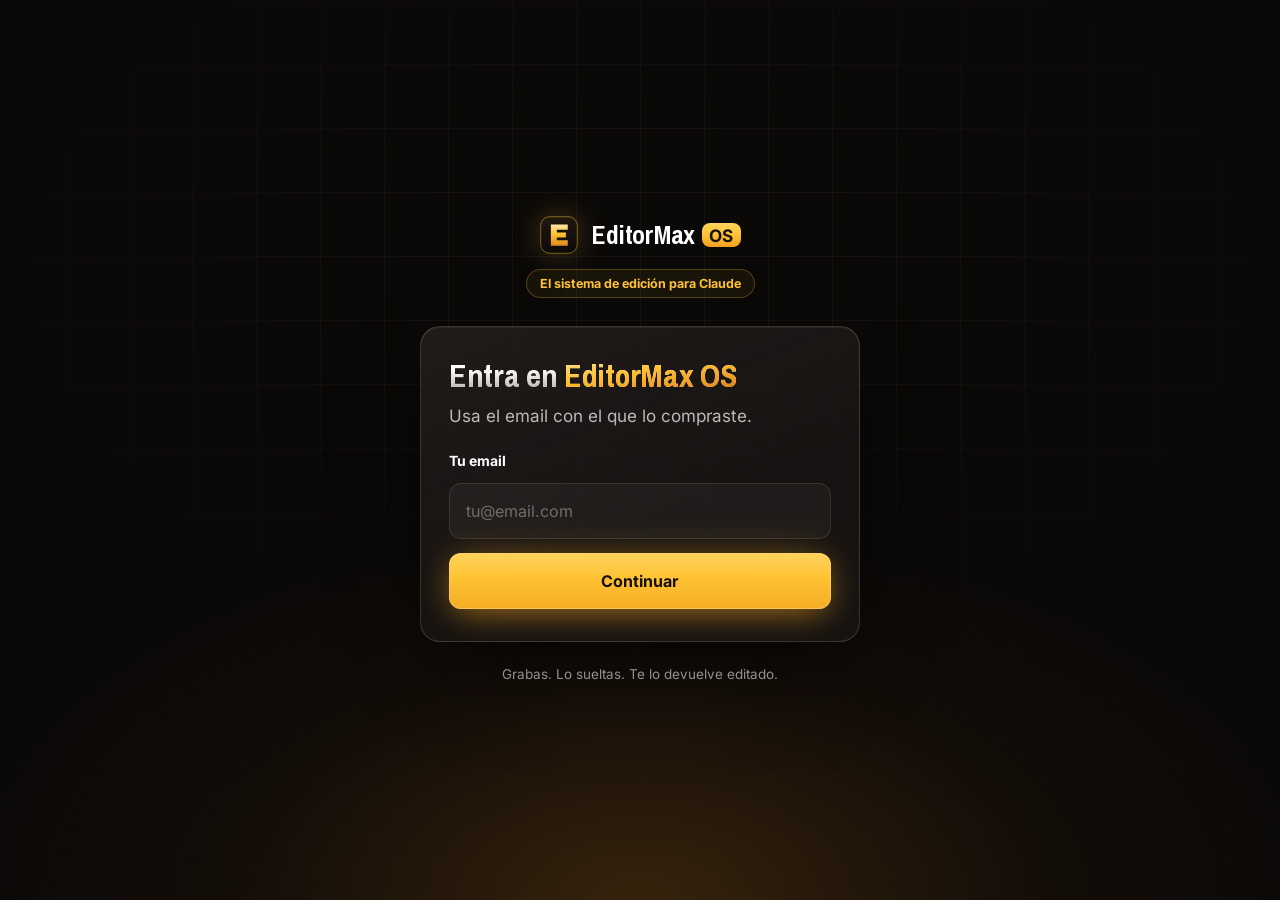
<file: index.html>
<!doctype html>
<html lang="es">
<head>
  <meta charset="utf-8">
  <meta name="viewport" content="width=device-width, initial-scale=1">
  <meta name="robots" content="noindex">
  <meta name="theme-color" content="#0b0908">
  <meta http-equiv="Content-Security-Policy" content="default-src 'none'; script-src 'self'; style-src 'self'; font-src 'self'; img-src 'self'; connect-src https://*.supabase.co; form-action 'none'; base-uri 'none'">
  <title>EditorMax OS · Entrar</title>
  <link rel="icon" type="image/svg+xml" href="icono.svg">
  <link rel="stylesheet" href="estilo.css">
</head>
<body>
<main>
  <div class="marca">
    <svg class="marca-icono" viewBox="0 0 64 64" aria-hidden="true" focusable="false">
      <defs>
        <linearGradient id="marca-tinta" x1="0" y1="0" x2="0" y2="1"><stop offset="0" stop-color="#ffe9a8"/><stop offset=".45" stop-color="#ffc233"/><stop offset="1" stop-color="#e08a1e"/></linearGradient>
        <linearGradient id="marca-fondo" x1="0" y1="0" x2="0" y2="1"><stop offset="0" stop-color="#211810"/><stop offset="1" stop-color="#0b0908"/></linearGradient>
      </defs>
      <rect x="2" y="2" width="60" height="60" rx="15" fill="url(#marca-fondo)"/>
      <rect x="2.75" y="2.75" width="58.5" height="58.5" rx="14.25" fill="none" stroke="#ffc233" stroke-opacity=".5" stroke-width="1.5"/>
      <path fill="url(#marca-tinta)" d="M19 15h27v8.5H28.5v4.5H43v8H28.5v4.5H46V49H19z"/>
    </svg>
    <span class="marca-nombre">EditorMax <span class="marca-os">OS</span></span>
  </div>
  <p class="lema">El sistema de edición para Claude</p>

  <section id="cargando"><p role="status">Un momento…</p></section>

  <section id="correo" hidden>
    <h1>Entra en <span class="oro">EditorMax OS</span></h1>
    <p>Usa el email con el que lo compraste.</p>
    <p id="correo-aviso" class="aviso" role="alert" hidden></p>
    <form id="form-correo">
      <label for="email">Tu email</label>
      <input id="email" type="email" inputmode="email" autocomplete="email" placeholder="tu@email.com" required>
      <button id="enviar" type="submit">Continuar</button>
    </form>
  </section>

  <section id="enviado" hidden>
    <h1>Revisa tu <span class="oro">correo</span></h1>
    <p id="enviado-enlace">Si <strong class="enviado-a"></strong> tiene acceso, te hemos enviado un enlace para entrar. Ábrelo en este ordenador.</p>
    <p id="enviado-codigo" hidden>Si <strong class="enviado-a"></strong> tiene acceso, te hemos enviado un código de 6 cifras. Escríbelo o pégalo aquí.</p>
    <p id="enviado-ambos" hidden>Si <strong class="enviado-a"></strong> tiene acceso, te hemos enviado un código de 6 cifras. Escríbelo o pégalo aquí, o pulsa el botón del correo en este ordenador.</p>
    <form id="form-codigo" hidden novalidate>
      <label for="codigo">Código de 6 cifras</label>
      <div id="casillas" class="casillas">
        <input id="codigo" type="text" inputmode="numeric" pattern="[0-9]*" autocomplete="one-time-code" autocapitalize="off" autocorrect="off" spellcheck="false" aria-describedby="codigo-error">
        <span class="casilla" aria-hidden="true"></span>
        <span class="casilla" aria-hidden="true"></span>
        <span class="casilla" aria-hidden="true"></span>
        <span class="casilla" aria-hidden="true"></span>
        <span class="casilla" aria-hidden="true"></span>
        <span class="casilla" aria-hidden="true"></span>
      </div>
      <p id="codigo-error" class="aviso" role="alert" hidden></p>
      <button id="entrar-codigo" type="submit">Entrar</button>
      <p id="codigo-estado" class="estado" role="status"></p>
      <p id="otro-espera" class="otro">¿No te llega? Podrás pedir otro código en <span id="otro-segundos">30</span> s.</p>
      <button id="otro-codigo" class="enlace" type="button" hidden>Enviar un código nuevo</button>
      <button id="otro-correo" class="enlace" type="button">Usar otro email</button>
    </form>
  </section>

  <section id="confirmar" hidden>
    <h1>Entra en <span class="oro">EditorMax OS</span></h1>
    <p>Has abierto el botón de tu correo. Pulsa para entrar.</p>
    <p id="confirmar-aviso" class="aviso" role="alert" hidden></p>
    <button id="confirmar-si" type="button">Entrar</button>
  </section>

  <section id="autorizar" hidden>
    <h1>Autorizar <span id="app-nombre" class="oro"></span></h1>
    <p class="con-cuenta">Conecta EditorMax OS con esta cuenta:</p>
    <p class="cuenta"><strong id="cuenta"></strong></p>
    <p id="solo-si" class="solo-si">Autoriza solo si acabas de conectar EditorMax tú.</p>
    <button id="autorizar-si" type="button">Autorizar</button>
    <button id="autorizar-no" class="secundario" type="button">Cancelar</button>
    <button id="cambiar" class="enlace" type="button">Usar otra cuenta</button>
  </section>

  <section id="listo" hidden>
    <div class="entrado" aria-hidden="true"><svg viewBox="0 0 24 24" focusable="false"><path d="M5 12.5l4.5 4.5L19 7.5"/></svg></div>
    <h1>Ya has <span class="oro">entrado</span></h1>
    <p>Vuelve a Claude y conecta EditorMax.</p>
  </section>

  <section id="otra" hidden>
    <h1>Ya has <span class="oro">entrado</span></h1>
    <p>Sigue en la pestaña que se ha abierto desde el correo. Esta ya la puedes cerrar.</p>
  </section>

  <section id="error" hidden>
    <h1>No se ha podido conectar</h1>
    <p id="error-texto" role="alert"></p>
  </section>

  <p class="pie">Grabas. Lo sueltas. Te lo devuelve editado.</p>
</main>
<script src="vendor/supabase.js"></script>
<script src="config.js"></script>
<script src="app.js"></script>
</body>
</html>
</file>
<file: estilo.css>
/* La entrada de EditorMax OS, con la marca de su página de venta: negro cálido, luz ámbar que sube desde abajo, Archivo estrecho en los titulares e Inter
   en el texto. Todo en un fichero y sin estilos en línea (la página no los admite). Se mueve el botón al pasar por encima y, desde el 17/11, el código al entrar
   (abajo, «el movimiento»): solo transform y opacity, y nada si el sistema pide menos movimiento. */
@font-face { font-family: "Archivo Narrow"; font-weight: 700; font-display: swap; src: url("fonts/ArchivoNarrow-700-latin.woff2") format("woff2"); }
@font-face { font-family: "Inter"; font-weight: 400; font-display: swap; src: url("fonts/Inter-400-latin.woff2") format("woff2"); }
@font-face { font-family: "Inter"; font-weight: 700; font-display: swap; src: url("fonts/Inter-700-latin.woff2") format("woff2"); }

:root {
  color-scheme: dark;
  --bg: #0b0908; --bg-deep: #070605; --panel: #141110;
  --line: rgba(255, 236, 214, 0.08); --line-strong: rgba(255, 236, 214, 0.15);
  --ink: #ffffff; --ink-dim: rgba(255, 255, 255, 0.7); --ink-mute: rgba(255, 255, 255, 0.55);
  --amber-light: #ffc233; --amber: #e08a1e; --amber-deep: #7a3e08; --ink-deep: #14100a;
  --rim: rgba(255, 194, 51, 0.26);
  --mal: #ff9b7b;
  --sans: "Inter", ui-sans-serif, system-ui, -apple-system, "Segoe UI", sans-serif;
  --display: "Archivo Narrow", "Inter", ui-sans-serif, system-ui, sans-serif;
  --ease: cubic-bezier(0.25, 1, 0.5, 1);
}
* { box-sizing: border-box; }
html { background: var(--bg); }
body {
  position: relative; margin: 0; min-height: 100dvh; display: grid; place-items: center; padding: 40px 16px;
  background:
    radial-gradient(70% 55% at 50% 100%, rgba(224, 138, 30, 0.2), rgba(122, 62, 8, 0.08) 45%, transparent 75%),
    var(--bg);
  color: var(--ink); font: 400 17px/1.6 var(--sans); -webkit-font-smoothing: antialiased; -moz-osx-font-smoothing: grayscale;
}
/* la rejilla del taller, arriba y desvanecida: nunca papel pintado */
body::before {
  content: ""; position: absolute; inset: 0; pointer-events: none;
  background-image: linear-gradient(rgba(255, 236, 214, 0.045) 1px, transparent 1px), linear-gradient(90deg, rgba(255, 236, 214, 0.045) 1px, transparent 1px);
  background-size: 64px 64px;
  -webkit-mask-image: radial-gradient(ellipse 70% 60% at 50% 30%, #000 20%, transparent 75%);
          mask-image: radial-gradient(ellipse 70% 60% at 50% 30%, #000 20%, transparent 75%);
}
main { position: relative; width: 100%; max-width: 440px; }

/* la marca: el icono de EditorMax OS y su nombre, como en la app y en la página de venta */
.marca { display: flex; align-items: center; justify-content: center; gap: 12px; margin: 0 0 14px; }
.marca-icono { width: 40px; height: 40px; flex: none; filter: drop-shadow(0 0 14px rgba(255, 194, 51, 0.22)); }
.marca-nombre { display: inline-flex; align-items: center; font: 700 26px/1 var(--display); letter-spacing: -0.01em; color: var(--ink); }
.marca-os {
  margin-left: 7px; padding: 4px 7px 3px; border-radius: 8px; font: 700 0.66em/1 var(--sans); letter-spacing: 0.01em;
  background: linear-gradient(180deg, #ffd45e, var(--amber-light) 50%, #f29e22); color: var(--ink-deep);
}
.lema {
  width: fit-content; margin: 0 auto 28px; padding: 5px 13px; border: 1px solid var(--rim); border-radius: 999px;
  background: rgba(255, 194, 51, 0.06); color: var(--amber-light); font: 700 12.5px/1.4 var(--sans); text-align: center;
}

/* la tarjeta: cristal sin desenfoque (lleva un campo de texto) */
section {
  padding: 32px 28px; border: 1px solid var(--line-strong); border-radius: 20px;
  background: linear-gradient(158deg, rgba(255, 236, 214, 0.06), rgba(255, 236, 214, 0.015) 60%), rgba(20, 17, 16, 0.9);
  box-shadow: 0 30px 80px -20px rgba(0, 0, 0, 0.7), inset 0 1px 0 rgba(255, 255, 255, 0.06);
}
h1 { margin: 0 0 10px; font: 700 32px/1.05 var(--display); letter-spacing: -0.01em; text-wrap: balance; color: var(--ink); }
.oro { color: var(--amber-light); }
@supports ((-webkit-background-clip: text) or (background-clip: text)) {
  h1 { background: linear-gradient(180deg, #ffffff 30%, rgba(255, 244, 230, 0.66) 100%); -webkit-background-clip: text; background-clip: text; -webkit-text-fill-color: transparent; }
  .oro { background: linear-gradient(172deg, #ffe9a8 0%, #ffc233 40%, #f29e22 70%, #c96f12 100%); -webkit-background-clip: text; background-clip: text; -webkit-text-fill-color: transparent; }
}
p { margin: 0 0 20px; color: var(--ink-dim); text-wrap: pretty; }
p:last-child { margin-bottom: 0; }
strong { color: var(--ink); font-weight: 700; overflow-wrap: anywhere; }
label { display: block; margin-bottom: 10px; font-size: 14px; font-weight: 700; color: var(--ink); }
input {
  width: 100%; height: 56px; margin-bottom: 14px; padding: 0 16px; border: 1px solid var(--line-strong); border-radius: 12px;
  background: rgba(255, 255, 255, 0.04); background-clip: padding-box; color: var(--ink); font: 400 16px/1 var(--sans); appearance: none;
  transition: border-color 200ms var(--ease), background-color 200ms var(--ease), box-shadow 200ms var(--ease);
}
input::placeholder { color: rgba(255, 255, 255, 0.35); }
input:focus { outline: none; border-color: var(--amber-light); background-color: rgba(255, 255, 255, 0.06); box-shadow: 0 0 0 3px rgba(255, 194, 51, 0.16); }
button:focus-visible { outline: 2px solid var(--amber-light); outline-offset: 3px; }

/* el botón: ámbar iluminado desde arriba, con su brillo que cruza al pasar */
button {
  position: relative; isolation: isolate; overflow: hidden; width: 100%; height: 56px; padding: 0 20px; border: 0; border-radius: 12px; cursor: pointer;
  background: linear-gradient(180deg, #ffd45e 0%, var(--amber-light) 45%, #f5ad25 100%); color: var(--ink-deep); font: 700 16px/1 var(--sans);
  box-shadow: 0 0 0 1px rgba(255, 210, 110, 0.6) inset, 0 10px 30px -8px rgba(224, 138, 30, 0.55), 0 0 40px -6px rgba(255, 194, 51, 0.35);
  transition: transform 220ms var(--ease);
}
button::before {
  content: ""; position: absolute; inset: 0; z-index: -1; transform: translateX(-120%);
  background: linear-gradient(115deg, transparent 20%, rgba(255, 255, 255, 0.55) 50%, transparent 80%); transition: transform 900ms cubic-bezier(0.16, 1, 0.3, 1);
}
button:hover { transform: translateY(-2px); }
button:hover::before { transform: translateX(120%); }
button:active { transform: translateY(0); }
button:disabled { opacity: 0.55; cursor: default; transform: none; }
button:disabled::before { display: none; }
button.secundario {
  margin-top: 10px; background: rgba(255, 255, 255, 0.03); color: var(--ink); box-shadow: 0 0 0 1px var(--line-strong) inset; font-weight: 700;
}
button.secundario::before, button.enlace::before { display: none; }
button.secundario:hover { transform: none; background: rgba(255, 255, 255, 0.07); }
button.enlace {
  display: block; width: auto; height: auto; margin: 18px auto 0; padding: 4px 6px; border-radius: 6px; background: none; box-shadow: none;
  color: var(--ink-mute); font: 400 14px/1.4 var(--sans); text-decoration: underline; text-underline-offset: 3px;
}
button.enlace:hover { transform: none; color: var(--ink); }

/* un aviso: borde y tinte ámbar, nunca un relleno */
.aviso {
  margin: 0 0 20px; padding: 12px 14px; border: 1px solid var(--rim); border-radius: 12px; font-size: 14.5px; line-height: 1.5; color: var(--ink);
  background: linear-gradient(158deg, rgba(224, 138, 30, 0.14), rgba(122, 62, 8, 0.08) 58%, rgba(20, 17, 16, 0.5));
}
form .aviso { margin: 0 0 14px; }

/* EL CÓDIGO: seis casillas pintadas y, encima, un solo campo de verdad que no se ve (su texto y su cursor son transparentes). Lo que se escribe,
   se pega o rellena el sistema entra en ese campo, y app.js lo reparte en las casillas */
.casillas { position: relative; display: grid; grid-template-columns: repeat(6, 1fr); gap: 8px; margin-bottom: 14px; }
.casillas input, .casillas input:focus {
  position: absolute; inset: 0; z-index: 1; width: 100%; height: 100%; margin: 0; padding: 0; border: 0; border-radius: 12px; outline: none;
  background: none; box-shadow: none; color: transparent; caret-color: transparent; font-size: 16px; cursor: text;
}
.casillas input::selection { background: transparent; }
.casillas input:-webkit-autofill { -webkit-text-fill-color: transparent; transition: background-color 600000s 0s; }
.casilla {
  display: grid; place-items: center; height: 60px; border: 1px solid var(--line-strong); border-radius: 12px; background: rgba(255, 255, 255, 0.04);
  color: var(--ink); font: 700 26px/1 var(--sans); font-variant-numeric: tabular-nums;
  transition: border-color 200ms var(--ease), background-color 200ms var(--ease), box-shadow 200ms var(--ease);
}
.casilla.llena { border-color: rgba(255, 236, 214, 0.3); }
/* dónde cae la siguiente cifra: el anillo del foco y un cursor */
.casilla.activa { border-color: var(--amber-light); background-color: rgba(255, 255, 255, 0.06); box-shadow: 0 0 0 3px rgba(255, 194, 51, 0.16); }
.casilla.activa:empty::after { content: ""; width: 2px; height: 26px; border-radius: 1px; background: var(--amber-light); }
.mal .casilla { border-color: var(--mal); }
.mal .casilla.activa { box-shadow: 0 0 0 3px rgba(255, 155, 123, 0.18); }
.dentro .casilla { border-color: var(--amber-light); background-color: rgba(255, 194, 51, 0.12); color: var(--amber-light); }
.estado { margin: 12px 0 0; font-size: 14.5px; line-height: 1.5; color: var(--ink); text-align: center; }
.estado:empty { display: none; }
.otro { margin: 16px 0 0; font-size: 14px; line-height: 1.4; color: var(--ink-mute); text-align: center; }
#form-codigo button.enlace { margin-top: 14px; }
#form-codigo .otro + button.enlace, #form-codigo #otro-codigo + button.enlace { margin-top: 8px; }

/* un botón mientras hace lo suyo: no se apaga, dice qué hace y gira */
button.ocupado:disabled { opacity: 1; cursor: progress; }
button.hecho:disabled { opacity: 1; }
/* dentro: ya no hay nada que pedir */
.dentro .otro, .dentro button.enlace { visibility: hidden; }
#form-codigo button.secundario { margin-top: 0; }
button.ocupado::after {
  content: ""; display: inline-block; width: 16px; height: 16px; margin-left: 10px; vertical-align: -3px; border: 2px solid rgba(20, 16, 10, 0.25);
  border-top-color: currentColor; border-radius: 50%;
}
button.enlace.ocupado::after, button.secundario.ocupado::after { border-color: rgba(255, 255, 255, 0.2); border-top-color: currentColor; }

/* «Ya has entrado»: la marca de hecho */
.entrado {
  display: grid; place-items: center; width: 56px; height: 56px; margin: 0 0 18px; border-radius: 50%;
  background: linear-gradient(180deg, #ffd45e 0%, var(--amber-light) 45%, #f5ad25 100%); box-shadow: 0 0 40px -6px rgba(255, 194, 51, 0.45);
}
.entrado svg { width: 30px; height: 30px; fill: none; stroke: var(--ink-deep); stroke-width: 2.6; stroke-linecap: round; stroke-linejoin: round; }

/* EL MOVIMIENTO, solo si el sistema no pide menos, y solo con transform y opacity. Sin él la página está completa y quieta */
@media (prefers-reduced-motion: no-preference) {
  .casilla.activa:empty::after { animation: parpadeo 1.1s steps(1, end) infinite; }
  .mal .casillas { animation: temblor 360ms var(--ease) both; }
  /* comprobando: una ola que recorre las casillas */
  .comprobando .casilla { animation: ola 900ms ease-in-out infinite; }
  .comprobando .casilla:nth-child(3), .dentro .casilla:nth-child(3) { animation-delay: 70ms; }
  .comprobando .casilla:nth-child(4), .dentro .casilla:nth-child(4) { animation-delay: 140ms; }
  .comprobando .casilla:nth-child(5), .dentro .casilla:nth-child(5) { animation-delay: 210ms; }
  .comprobando .casilla:nth-child(6), .dentro .casilla:nth-child(6) { animation-delay: 280ms; }
  .comprobando .casilla:nth-child(7), .dentro .casilla:nth-child(7) { animation-delay: 350ms; }
  /* dentro: cada casilla salta, una detrás de otra */
  .dentro .casilla { animation: salto 420ms var(--ease) both; }
  button.ocupado::after { animation: giro 700ms linear infinite; }
  section:not([hidden]) .entrado { animation: llega 520ms var(--ease) both; }
  section:not([hidden]) .entrado svg { animation: llega 420ms var(--ease) 180ms both; }
}
@keyframes parpadeo { 50% { opacity: 0; } }
@keyframes temblor { 20% { transform: translateX(-6px); } 40% { transform: translateX(5px); } 60% { transform: translateX(-3px); } 80% { transform: translateX(2px); } }
@keyframes ola { 50% { opacity: 0.45; transform: translateY(-2px); } }
@keyframes salto { 0% { transform: scale(1); } 45% { transform: scale(1.1); } 100% { transform: scale(1); } }
@keyframes giro { to { transform: rotate(360deg); } }
@keyframes llega { from { opacity: 0; transform: scale(0.6); } to { opacity: 1; transform: scale(1); } }
.con-cuenta { margin-bottom: 8px; }
.cuenta { margin-bottom: 22px; padding: 12px 14px; border: 1px solid var(--line-strong); border-radius: 12px; background: rgba(255, 255, 255, 0.04); font-size: 16px; line-height: 1.4; }
.cuenta:has(+ .solo-si) { margin-bottom: 10px; }
.solo-si { margin: 0 0 20px; font-size: 13.5px; line-height: 1.45; color: var(--ink-mute); }
.pie { margin: 22px 0 0; text-align: center; font-size: 13.5px; color: var(--ink-mute); }

[hidden] { display: none !important; }
@media (max-width: 420px) { section { padding: 28px 20px; } h1 { font-size: 29px; } .marca-nombre { font-size: 24px; } }
@media (prefers-reduced-motion: reduce) { button, button::before, input { transition: none; } button:hover { transform: none; } }
</file>
